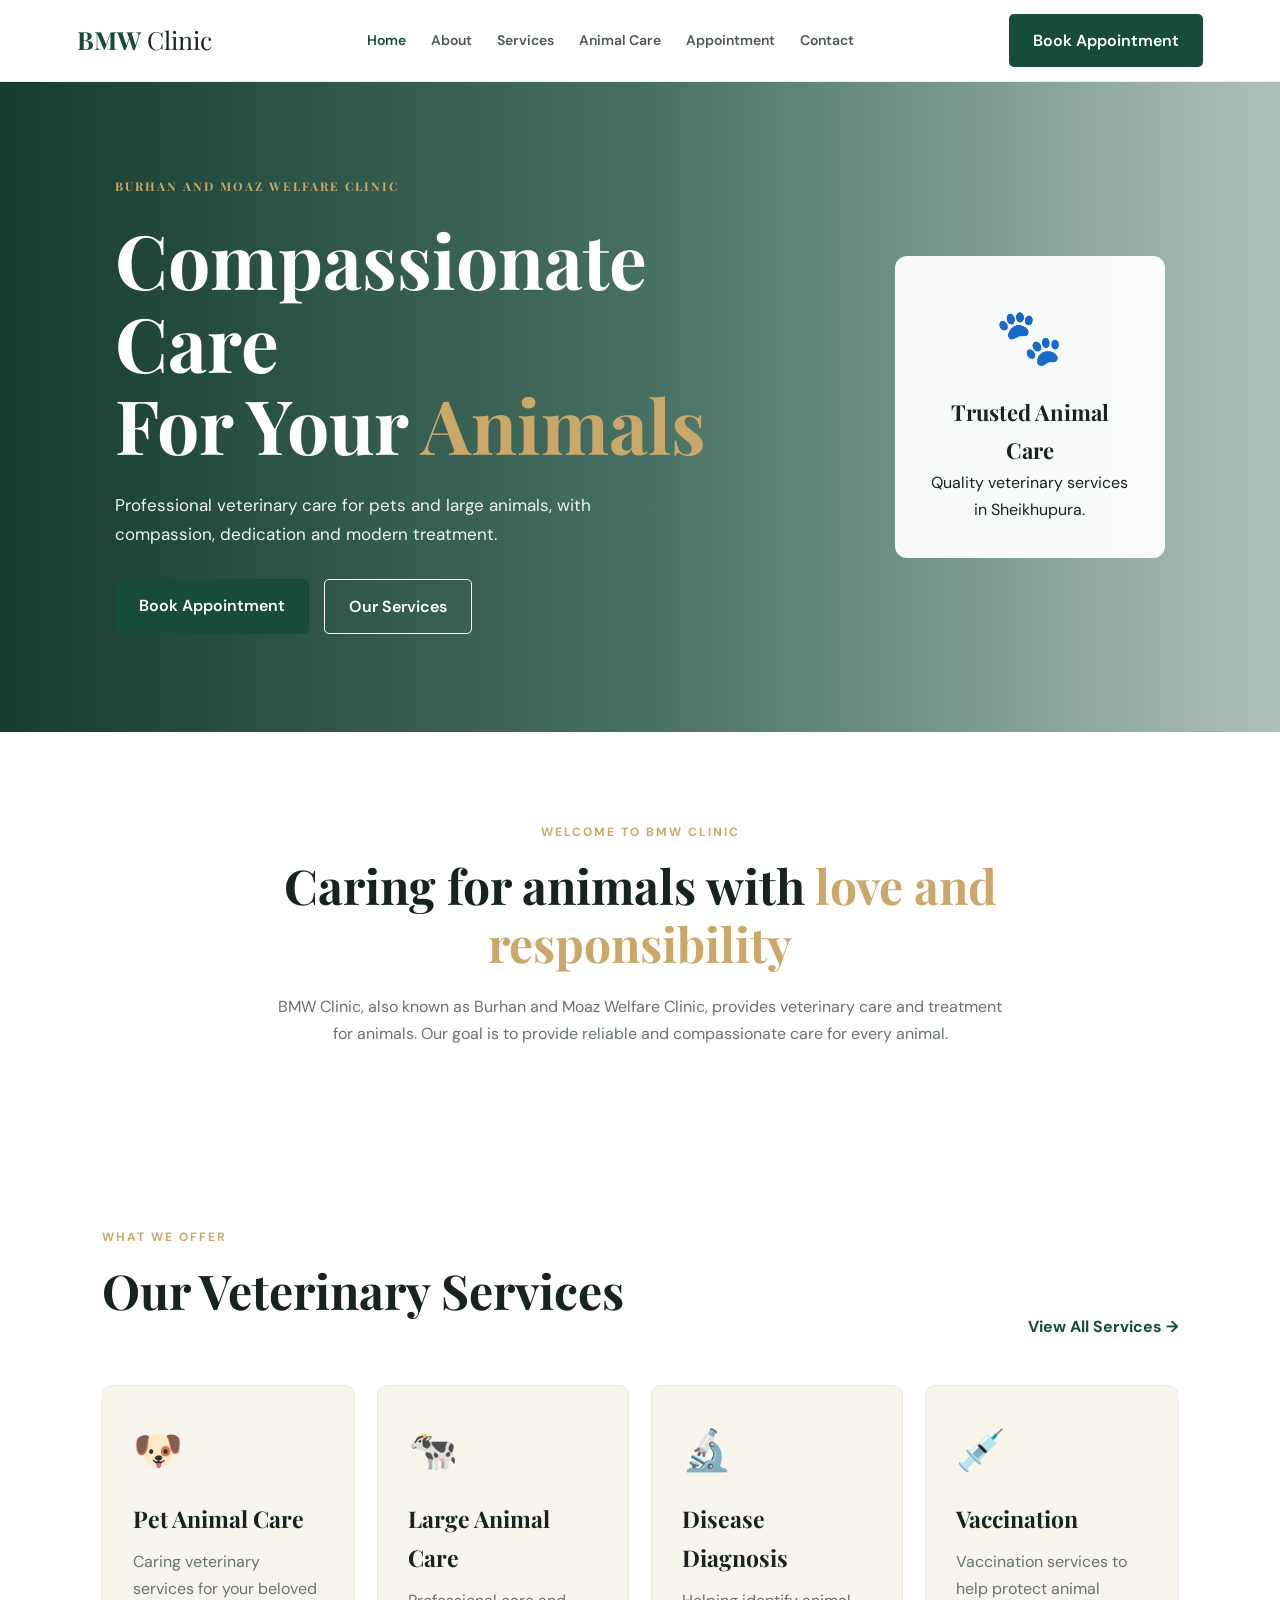
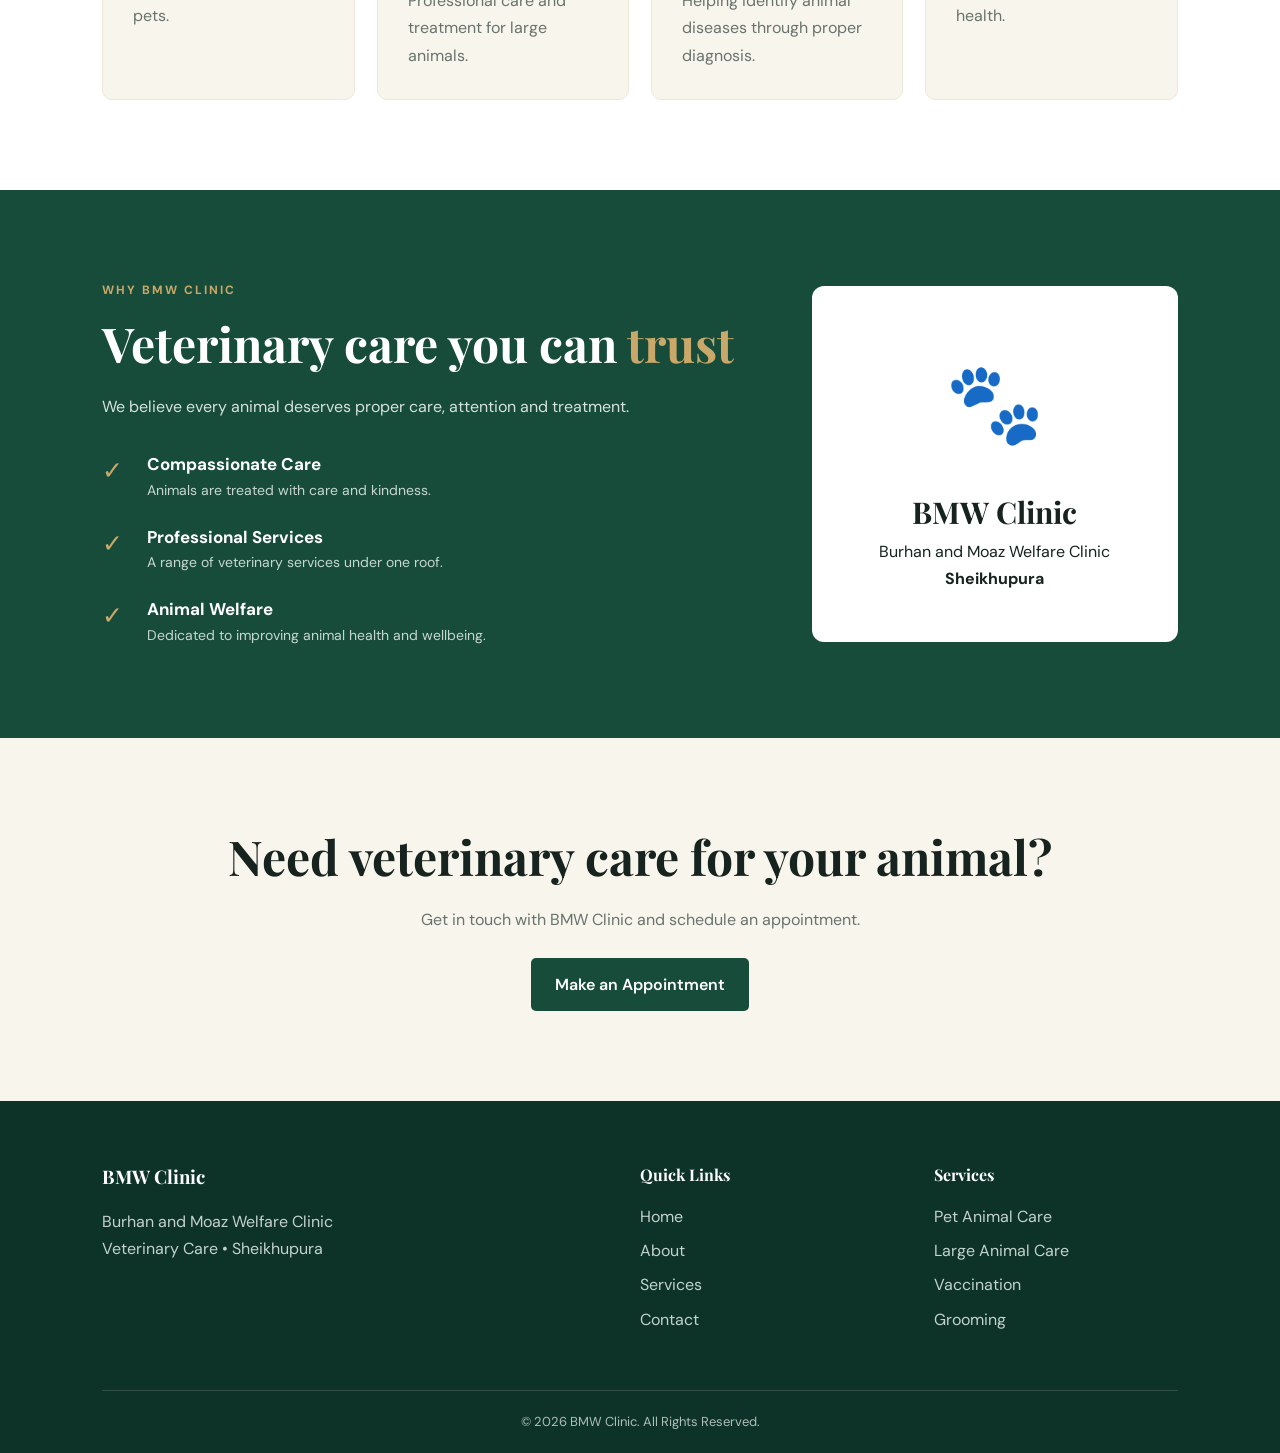
<file: index.html>
<!DOCTYPE html>
<html lang="en">
<head>
    <meta charset="UTF-8">
    <meta name="viewport" content="width=device-width, initial-scale=1.0">

    <title>BMW Clinic | Veterinary Care</title>

    <link rel="stylesheet" href="style.css">

    <link href="https://fonts.googleapis.com/css2?family=DM+Sans:wght@400;500;600;700&family=Playfair+Display:wght@600;700&display=swap" rel="stylesheet">
</head>

<body>

<!-- NAVBAR -->
<header class="navbar">
    <div class="logo">
        <strong>BMW</strong> Clinic
    </div>

    <nav>
        <a href="index.html" class="active">Home</a>
        <a href="about.html">About</a>
        <a href="services.html">Services</a>
        <a href="animal-care.html">Animal Care</a>
        <a href="appointment.html">Appointment</a>
        <a href="contact.html">Contact</a>
    </nav>

    <a href="appointment.html" class="nav-btn">Book Appointment</a>
</header>


<!-- HERO -->
<section class="hero">
    <div class="hero-content">

       <h1> <p class="small-title">BURHAN AND MOAZ WELFARE CLINIC</p></h1>

        <h1>
            Compassionate Care<br>
            For Your <span>Animals</span>
        </h1>

        <p class="hero-text">
            Professional veterinary care for pets and large animals,
            with compassion, dedication and modern treatment.
        </p>

        <div class="hero-buttons">
            <a href="appointment.html" class="btn">Book Appointment</a>
            <a href="services.html" class="btn-outline">Our Services</a>
        </div>

    </div>

    <div class="hero-card">
        <div class="animal-icon">🐾</div>
        <h3>Trusted Animal Care</h3>
        <p>Quality veterinary services in Sheikhupura.</p>
    </div>
</section>


<!-- INTRO -->
<section class="intro section">

    <div class="section-label">WELCOME TO BMW CLINIC</div>

    <h2>
        Caring for animals with
        <span>love and responsibility</span>
    </h2>

    <p class="center-text">
        BMW Clinic, also known as Burhan and Moaz Welfare Clinic,
        provides veterinary care and treatment for animals.
        Our goal is to provide reliable and compassionate care
        for every animal.
    </p>

</section>


<!-- SERVICES -->
<section class="services-preview section">

    <div class="section-heading">
        <div>
            <div class="section-label">WHAT WE OFFER</div>
            <h2>Our Veterinary Services</h2>
        </div>

        <a href="services.html" class="text-link">
            View All Services →
        </a>
    </div>


    <div class="service-grid">

        <div class="service-card">
            <div class="service-icon">🐶</div>
            <h3>Pet Animal Care</h3>
            <p>
                Caring veterinary services for your beloved pets.
            </p>
        </div>

        <div class="service-card">
            <div class="service-icon">🐄</div>
            <h3>Large Animal Care</h3>
            <p>
                Professional care and treatment for large animals.
            </p>
        </div>

        <div class="service-card">
            <div class="service-icon">🔬</div>
            <h3>Disease Diagnosis</h3>
            <p>
                Helping identify animal diseases through proper diagnosis.
            </p>
        </div>

        <div class="service-card">
            <div class="service-icon">💉</div>
            <h3>Vaccination</h3>
            <p>
                Vaccination services to help protect animal health.
            </p>
        </div>

    </div>

</section>


<!-- WHY US -->
<section class="why-us">

    <div class="why-content">

        <div class="section-label">WHY BMW CLINIC</div>

        <h2>
            Veterinary care you can
            <span>trust</span>
        </h2>

        <p>
            We believe every animal deserves proper care,
            attention and treatment.
        </p>

        <div class="features">

            <div>
                <span>✓</span>
                <strong>Compassionate Care</strong>
                <p>Animals are treated with care and kindness.</p>
            </div>

            <div>
                <span>✓</span>
                <strong>Professional Services</strong>
                <p>A range of veterinary services under one roof.</p>
            </div>

            <div>
                <span>✓</span>
                <strong>Animal Welfare</strong>
                <p>Dedicated to improving animal health and wellbeing.</p>
            </div>

        </div>

    </div>

    <div class="why-box">
        <div class="big-paw">🐾</div>
        <h3>BMW Clinic</h3>
        <p>Burhan and Moaz Welfare Clinic</p>
        <strong>Sheikhupura</strong>
    </div>

</section>


<!-- CTA -->
<section class="cta">

    <h2>Need veterinary care for your animal?</h2>

    <p>
        Get in touch with BMW Clinic and schedule an appointment.
    </p>

    <a href="appointment.html" class="btn light-btn">
        Make an Appointment
    </a>

</section>


<!-- FOOTER -->
<footer>

    <div class="footer-content">

        <div>
            <h3>BMW Clinic</h3>
            <p>
                Burhan and Moaz Welfare Clinic
            </p>
            <p>Veterinary Care • Sheikhupura</p>
        </div>

        <div>
            <h4>Quick Links</h4>
            <a href="index.html">Home</a>
            <a href="about.html">About</a>
            <a href="services.html">Services</a>
            <a href="contact.html">Contact</a>
        </div>

        <div>
            <h4>Services</h4>
            <a href="services.html">Pet Animal Care</a>
            <a href="services.html">Large Animal Care</a>
            <a href="services.html">Vaccination</a>
            <a href="services.html">Grooming</a>
        </div>

    </div>

    <div class="copyright">
        © 2026 BMW Clinic. All Rights Reserved.
    </div>

</footer>

<script src="script.js"></script>

</body>
</html>
</file>
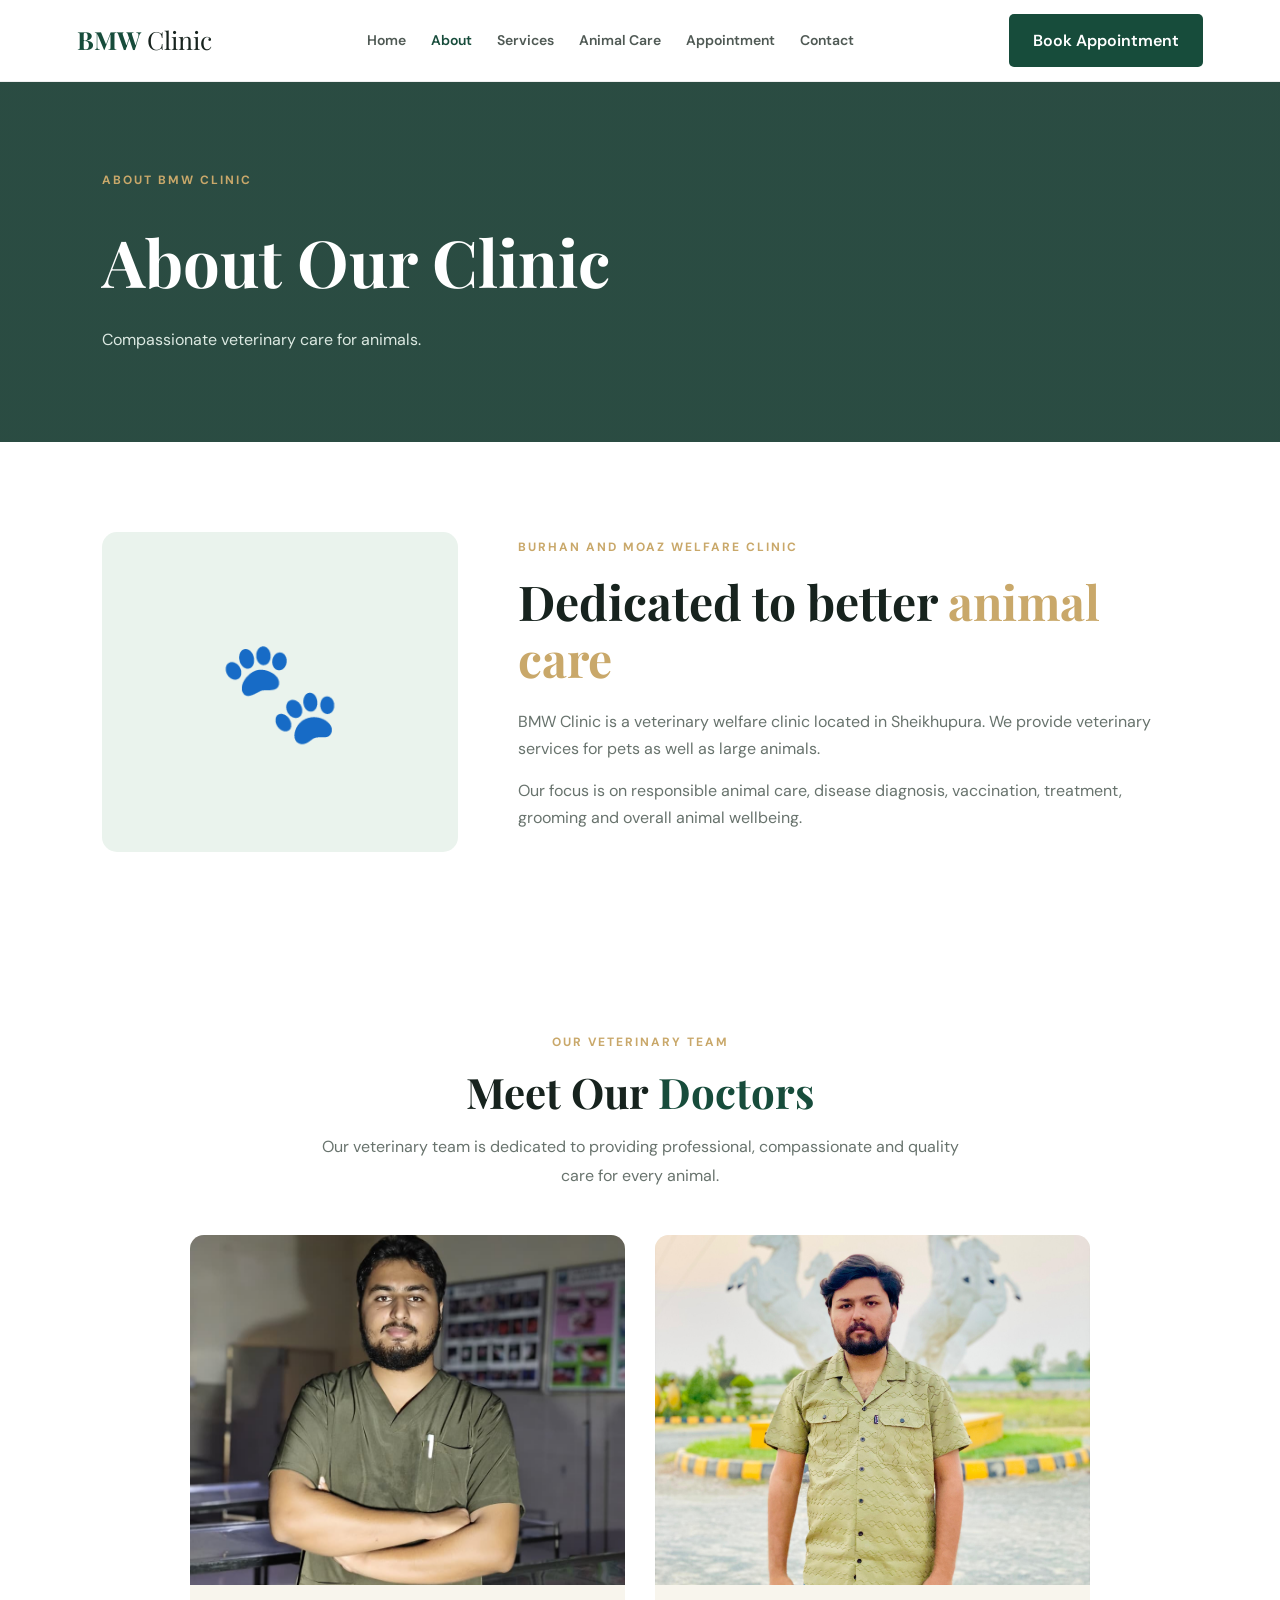
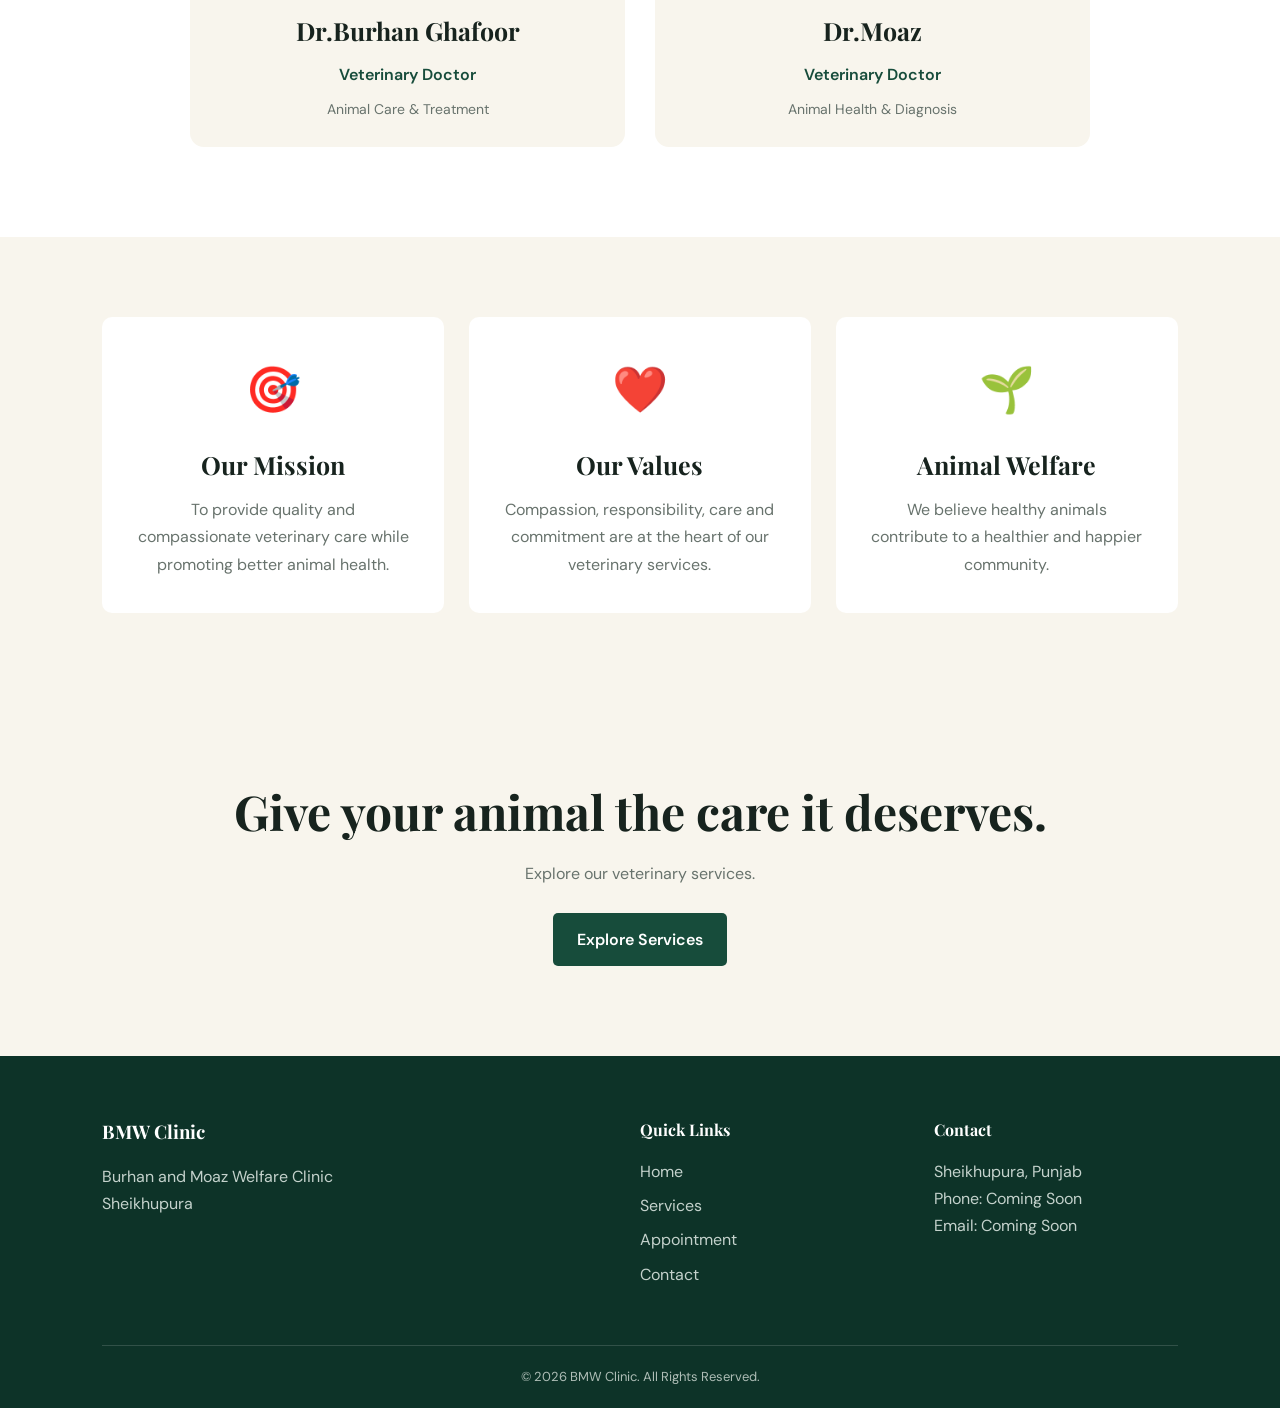
<file: about.html>
<!DOCTYPE html>
<html lang="en">
<head>
    <meta charset="UTF-8">
    <meta name="viewport" content="width=device-width, initial-scale=1.0">

    <title>About Us | BMW Clinic</title>

    <link rel="stylesheet" href="style.css">

    <link href="https://fonts.googleapis.com/css2?family=DM+Sans:wght@400;500;600;700&family=Playfair+Display:wght@600;700&display=swap" rel="stylesheet">
</head>

<body>

<header class="navbar">

    <div class="logo">
        <strong>BMW</strong> Clinic
    </div>

    <nav>
        <a href="index.html">Home</a>
        <a href="about.html" class="active">About</a>
        <a href="services.html">Services</a>
        <a href="animal-care.html">Animal Care</a>
        <a href="appointment.html">Appointment</a>
        <a href="contact.html">Contact</a>
    </nav>

    <a href="appointment.html" class="nav-btn">Book Appointment</a>

</header>


<section class="page-banner">

    <div>
        <div class="section-label">ABOUT BMW CLINIC</div>

        <h1>About Our Clinic</h1>

        <p>
            Compassionate veterinary care for animals.
        </p>
    </div>

</section>


<section class="about-section section">

    <div class="about-box">

        <div class="about-icon">🐾</div>

        <div>

            <div class="section-label">
                BURHAN AND MOAZ WELFARE CLINIC
            </div>

            <h2>
                Dedicated to better
                <span>animal care</span>
            </h2>

            <p>
                BMW Clinic is a veterinary welfare clinic located
                in Sheikhupura. We provide veterinary services
                for pets as well as large animals.
            </p>

            <p>
                Our focus is on responsible animal care,
                disease diagnosis, vaccination, treatment,
                grooming and overall animal wellbeing.
            </p>

        </div>

    </div>

</section>
    </div>

</section>


<!-- DOCTORS -->
<section class="doctors-section">

    <div class="section-label">OUR VETERINARY TEAM</div>

    <h2>Meet Our <span>Doctors</span></h2>

    <p class="doctors-intro">
        Our veterinary team is dedicated to providing
        professional, compassionate and quality care
        for every animal.
    </p>

    <div class="doctors-grid">

        <div class="doctor-card">
            <img src="DR.Burhan.jpeg" alt="Veterinary Doctor">

            <div class="doctor-info">
                <h3>Dr.Burhan Ghafoor</h3>
                <p>Veterinary Doctor</p>
                <span>Animal Care & Treatment</span>
            </div>
        </div>

        <div class="doctor-card">
            <img src="DR.Moaz.jpeg" alt="Veterinary Doctor">

            <div class="doctor-info">
                <h3>Dr.Moaz</h3>
                <p>Veterinary Doctor</p>
                <span>Animal Health & Diagnosis</span>
            </div>
        </div>

    </div>

</section>




<section class="mission-section">

    <div class="mission-card">
        <div class="mission-icon">🎯</div>

        <h3>Our Mission</h3>

        <p>
            To provide quality and compassionate veterinary
            care while promoting better animal health.
        </p>
    </div>


    <div class="mission-card">
        <div class="mission-icon">❤️</div>

        <h3>Our Values</h3>

        <p>
            Compassion, responsibility, care and commitment
            are at the heart of our veterinary services.
        </p>
    </div>


    <div class="mission-card">
        <div class="mission-icon">🌱</div>

        <h3>Animal Welfare</h3>

        <p>
            We believe healthy animals contribute to a
            healthier and happier community.
        </p>
    </div>

</section>


<section class="cta">

    <h2>Give your animal the care it deserves.</h2>

    <p>
        Explore our veterinary services.
    </p>

    <a href="services.html" class="btn light-btn">
        Explore Services
    </a>

</section>


<footer>

    <div class="footer-content">

        <div>
            <h3>BMW Clinic</h3>
            <p>Burhan and Moaz Welfare Clinic</p>
            <p>Sheikhupura</p>
        </div>

        <div>
            <h4>Quick Links</h4>
            <a href="index.html">Home</a>
            <a href="services.html">Services</a>
            <a href="appointment.html">Appointment</a>
            <a href="contact.html">Contact</a>
        </div>

        <div>
            <h4>Contact</h4>
            <p>Sheikhupura, Punjab</p>
            <p>Phone: Coming Soon</p>
            <p>Email: Coming Soon</p>
        </div>

    </div>

    <div class="copyright">
        © 2026 BMW Clinic. All Rights Reserved.
    </div>

</footer>

<script src="script.js"></script>

</body>
</html>
</file>
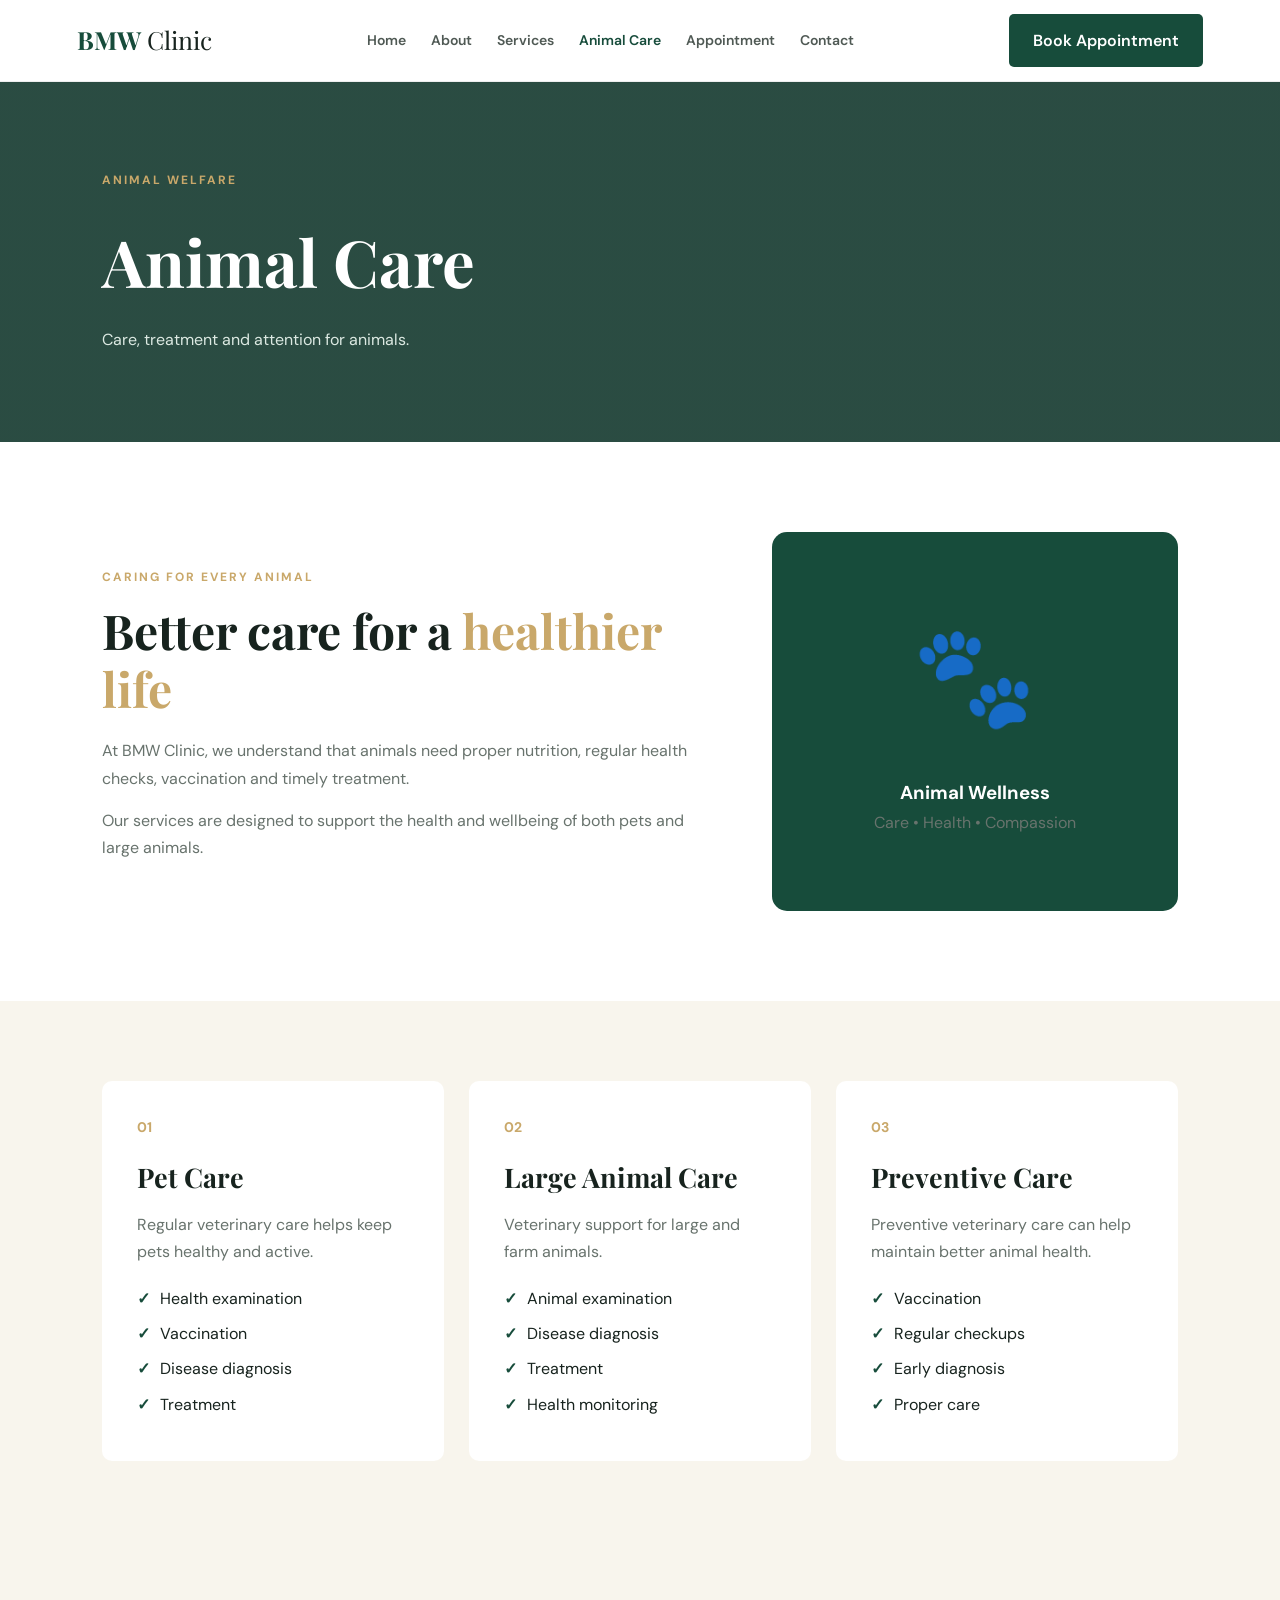
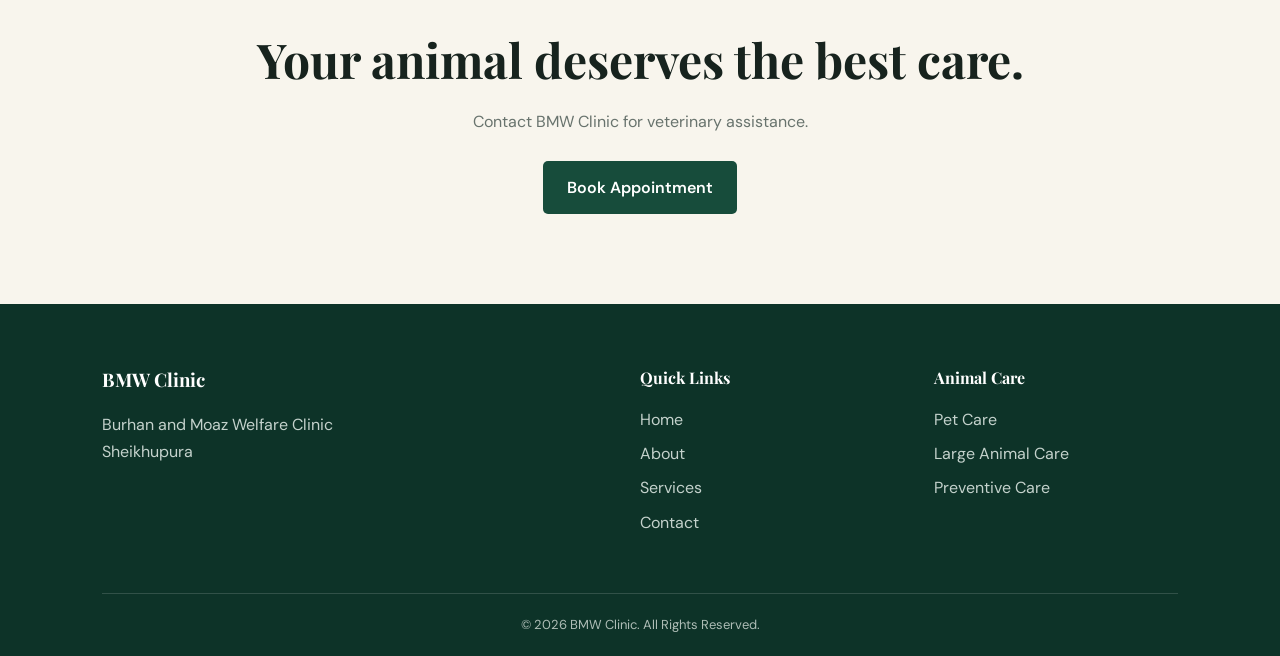
<file: animal-care.html>
<!DOCTYPE html>
<html lang="en">

<head>

    <meta charset="UTF-8">

    <meta name="viewport"
          content="width=device-width, initial-scale=1.0">

    <title>Animal Care | BMW Clinic</title>

    <link rel="stylesheet" href="style.css">

    <link href="https://fonts.googleapis.com/css2?family=DM+Sans:wght@400;500;600;700&family=Playfair+Display:wght@600;700&display=swap" rel="stylesheet">

</head>


<body>


<header class="navbar">

    <div class="logo">
        <strong>BMW</strong> Clinic
    </div>


    <nav>

        <a href="index.html">Home</a>

        <a href="about.html">About</a>

        <a href="services.html">Services</a>

        <a href="animal-care.html" class="active">
            Animal Care
        </a>

        <a href="appointment.html">
            Appointment
        </a>

        <a href="contact.html">
            Contact
        </a>

    </nav>


    <a href="appointment.html"
       class="nav-btn">

        Book Appointment

    </a>

</header>


<section class="page-banner">

    <div>

        <div class="section-label">
            ANIMAL WELFARE
        </div>

        <h1>
            Animal Care
        </h1>

        <p>
            Care, treatment and attention for animals.
        </p>

    </div>

</section>


<section class="section">

    <div class="care-intro">

        <div>

            <div class="section-label">
                CARING FOR EVERY ANIMAL
            </div>

            <h2>
                Better care for a
                <span>healthier life</span>
            </h2>

            <p>
                At BMW Clinic, we understand that animals
                need proper nutrition, regular health checks,
                vaccination and timely treatment.
            </p>

            <p>
                Our services are designed to support the
                health and wellbeing of both pets and
                large animals.
            </p>

        </div>


        <div class="care-image">

            <div class="big-paw">
                🐾
            </div>

            <h3>
                Animal Wellness
            </h3>

            <p>
                Care • Health • Compassion
            </p>

        </div>

    </div>

</section>


<section class="care-section">


    <div class="care-card">

        <div class="care-number">
            01
        </div>

        <h3>
            Pet Care
        </h3>

        <p>
            Regular veterinary care helps keep pets
            healthy and active.
        </p>

        <ul>

            <li>Health examination</li>

            <li>Vaccination</li>

            <li>Disease diagnosis</li>

            <li>Treatment</li>

        </ul>

    </div>


    <div class="care-card">

        <div class="care-number">
            02
        </div>

        <h3>
            Large Animal Care
        </h3>

        <p>
            Veterinary support for large and farm animals.
        </p>

        <ul>

            <li>Animal examination</li>

            <li>Disease diagnosis</li>

            <li>Treatment</li>

            <li>Health monitoring</li>

        </ul>

    </div>


    <div class="care-card">

        <div class="care-number">
            03
        </div>

        <h3>
            Preventive Care
        </h3>

        <p>
            Preventive veterinary care can help maintain
            better animal health.
        </p>

        <ul>

            <li>Vaccination</li>

            <li>Regular checkups</li>

            <li>Early diagnosis</li>

            <li>Proper care</li>

        </ul>

    </div>


</section>


<section class="cta">

    <h2>
        Your animal deserves the best care.
    </h2>

    <p>
        Contact BMW Clinic for veterinary assistance.
    </p>

    <a href="appointment.html"
       class="btn light-btn">

        Book Appointment

    </a>

</section>


<footer>

    <div class="footer-content">

        <div>

            <h3>BMW Clinic</h3>

            <p>
                Burhan and Moaz Welfare Clinic
            </p>

            <p>
                Sheikhupura
            </p>

        </div>


        <div>

            <h4>
                Quick Links
            </h4>

            <a href="index.html">
                Home
            </a>

            <a href="about.html">
                About
            </a>

            <a href="services.html">
                Services
            </a>

            <a href="contact.html">
                Contact
            </a>

        </div>


        <div>

            <h4>
                Animal Care
            </h4>

            <a href="animal-care.html">
                Pet Care
            </a>

            <a href="animal-care.html">
                Large Animal Care
            </a>

            <a href="animal-care.html">
                Preventive Care
            </a>

        </div>

    </div>


    <div class="copyright">

        © 2026 BMW Clinic. All Rights Reserved.

    </div>

</footer>


<script src="script.js"></script>

</body>

</html>
</file>
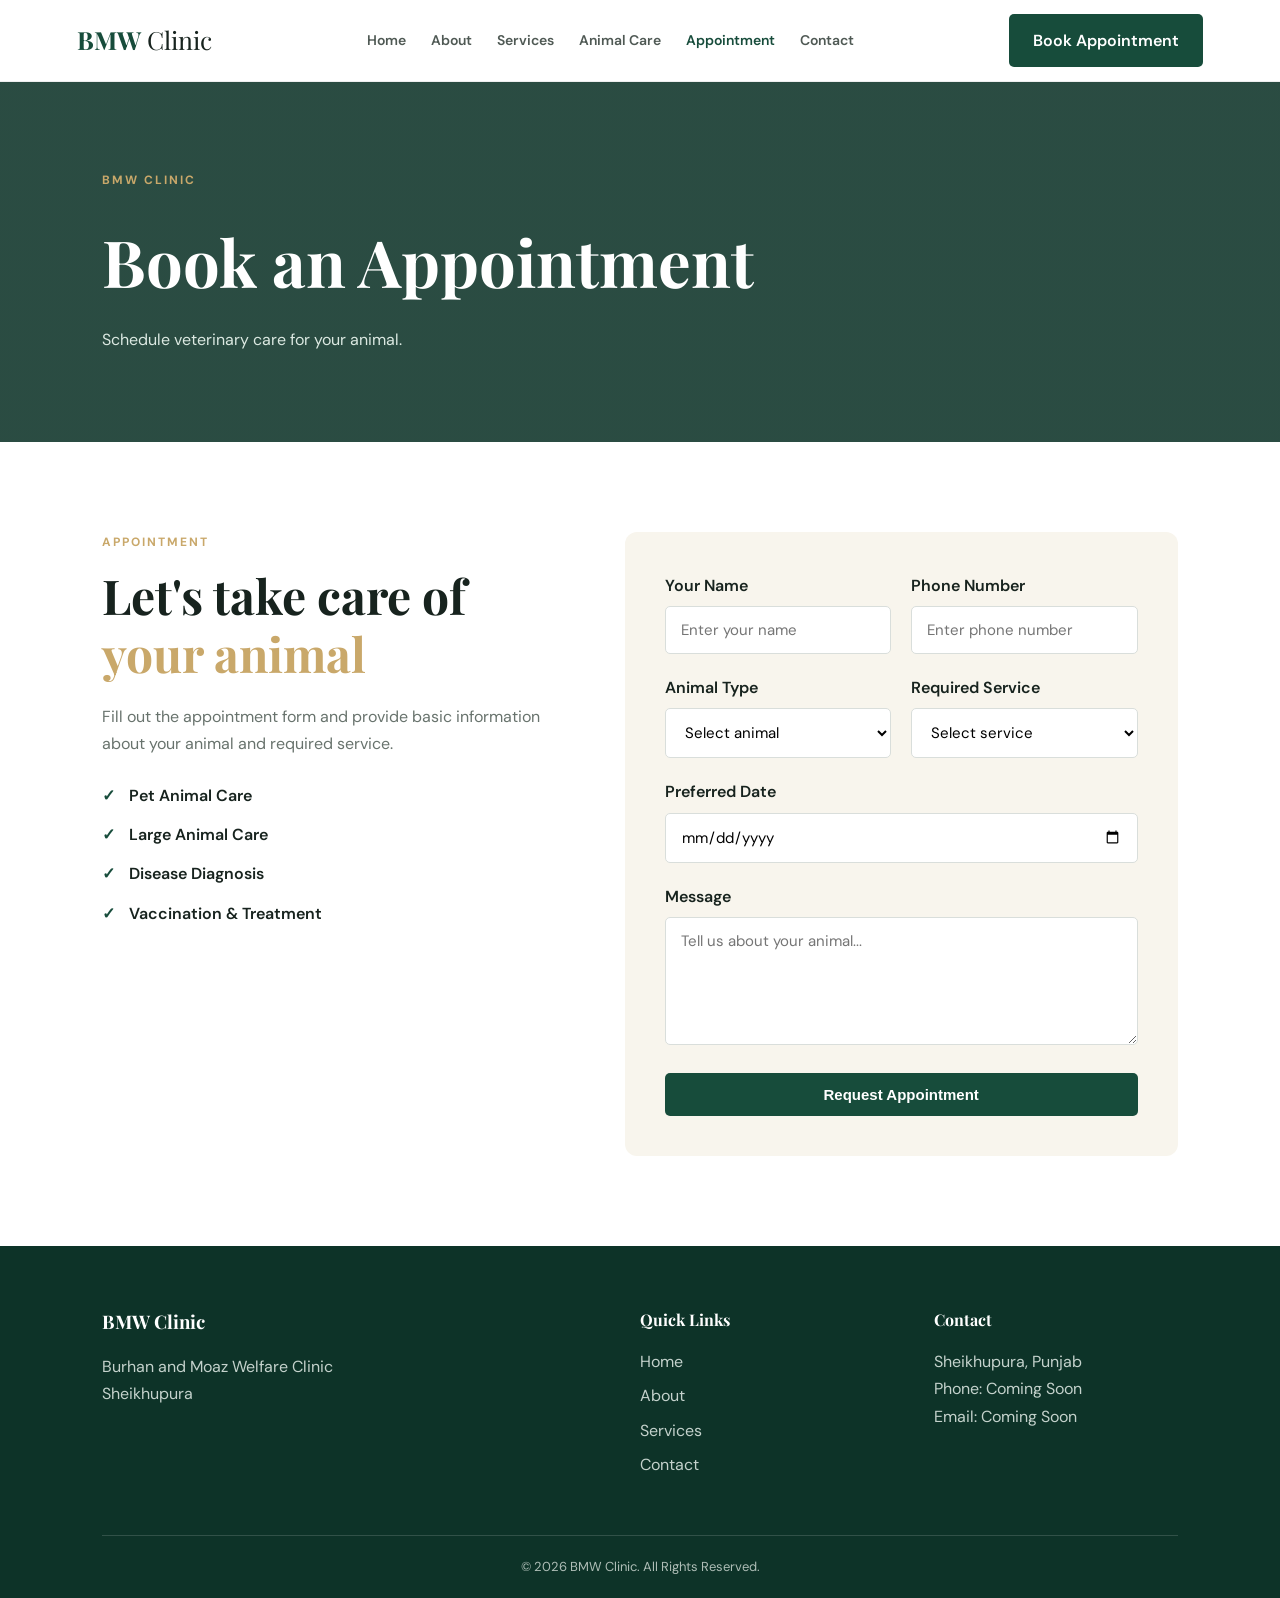
<file: appointment.html>
<!DOCTYPE html>
<html lang="en">

<head>

    <meta charset="UTF-8">

    <meta name="viewport"
          content="width=device-width, initial-scale=1.0">

    <title>Appointment | BMW Clinic</title>

    <link rel="stylesheet"
          href="style.css">

    <link href="https://fonts.googleapis.com/css2?family=DM+Sans:wght@400;500;600;700&family=Playfair+Display:wght@600;700&display=swap" rel="stylesheet">

</head>


<body>


<header class="navbar">

    <div class="logo">
        <strong>BMW</strong> Clinic
    </div>


    <nav>

        <a href="index.html">
            Home
        </a>

        <a href="about.html">
            About
        </a>

        <a href="services.html">
            Services
        </a>

        <a href="animal-care.html">
            Animal Care
        </a>

        <a href="appointment.html"
           class="active">
            Appointment
        </a>

        <a href="contact.html">
            Contact
        </a>

    </nav>


    <a href="appointment.html"
       class="nav-btn">

        Book Appointment

    </a>

</header>


<section class="page-banner">

    <div>

        <div class="section-label">
            BMW CLINIC
        </div>

        <h1>
            Book an Appointment
        </h1>

        <p>
            Schedule veterinary care for your animal.
        </p>

    </div>

</section>


<section class="appointment-section">


    <div class="appointment-info">

        <div class="section-label">
            APPOINTMENT
        </div>

        <h2>
            Let's take care of
            <span>your animal</span>
        </h2>

        <p>
            Fill out the appointment form and provide
            basic information about your animal and
            required service.
        </p>


        <div class="appointment-points">

            <div>
                <span>✓</span>
                Pet Animal Care
            </div>

            <div>
                <span>✓</span>
                Large Animal Care
            </div>

            <div>
                <span>✓</span>
                Disease Diagnosis
            </div>

            <div>
                <span>✓</span>
                Vaccination & Treatment
            </div>

        </div>

    </div>


    <form class="appointment-form"
          id="appointmentForm">


        <div class="form-row">

            <div class="form-group">

                <label>
                    Your Name
                </label>

                <input type="text"
                       id="name"
                       placeholder="Enter your name"
                       required>

            </div>


            <div class="form-group">

                <label>
                    Phone Number
                </label>

                <input type="tel"
                       id="phone"
                       placeholder="Enter phone number"
                       required>

            </div>

        </div>


        <div class="form-row">

            <div class="form-group">

                <label>
                    Animal Type
                </label>

                <select id="animal">

                    <option value="">
                        Select animal
                    </option>

                    <option>
                        Dog
                    </option>

                    <option>
                        Cat
                    </option>

                    <option>
                        Cow
                    </option>

                    <option>
                        Buffalo
                    </option>

                    <option>
                        Goat
                    </option>

                    <option>
                        Other
                    </option>

                </select>

            </div>


            <div class="form-group">

                <label>
                    Required Service
                </label>

                <select id="service">

                    <option value="">
                        Select service
                    </option>

                    <option>
                        Pet Animal Care
                    </option>

                    <option>
                        Large Animal Care
                    </option>

                    <option>
                        Animal Ultrasound
                    </option>

                    <option>
                        Disease Diagnosis
                    </option>

                    <option>
                        Vaccination
                    </option>

                    <option>
                        Grooming
                    </option>

                    <option>
                        Animal Treatment
                    </option>

                </select>

            </div>

        </div>


        <div class="form-group">

            <label>
                Preferred Date
            </label>

            <input type="date"
                   id="date">

        </div>


        <div class="form-group">

            <label>
                Message
            </label>

            <textarea id="message"
                      rows="5"
                      placeholder="Tell us about your animal..."></textarea>

        </div>


        <button type="submit"
                class="btn form-btn">

            Request Appointment

        </button>


    </form>

</section>


<footer>

    <div class="footer-content">

        <div>

            <h3>
                BMW Clinic
            </h3>

            <p>
                Burhan and Moaz Welfare Clinic
            </p>

            <p>
                Sheikhupura
            </p>

        </div>


        <div>

            <h4>
                Quick Links
            </h4>

            <a href="index.html">
                Home
            </a>

            <a href="about.html">
                About
            </a>

            <a href="services.html">
                Services
            </a>

            <a href="contact.html">
                Contact
            </a>

        </div>


        <div>

            <h4>
                Contact
            </h4>

            <p>
                Sheikhupura, Punjab
            </p>

            <p>
                Phone: Coming Soon
            </p>

            <p>
                Email: Coming Soon
            </p>

        </div>

    </div>


    <div class="copyright">

        © 2026 BMW Clinic. All Rights Reserved.

    </div>

</footer>


<script src="script.js"></script>

</body>

</html>
</file>
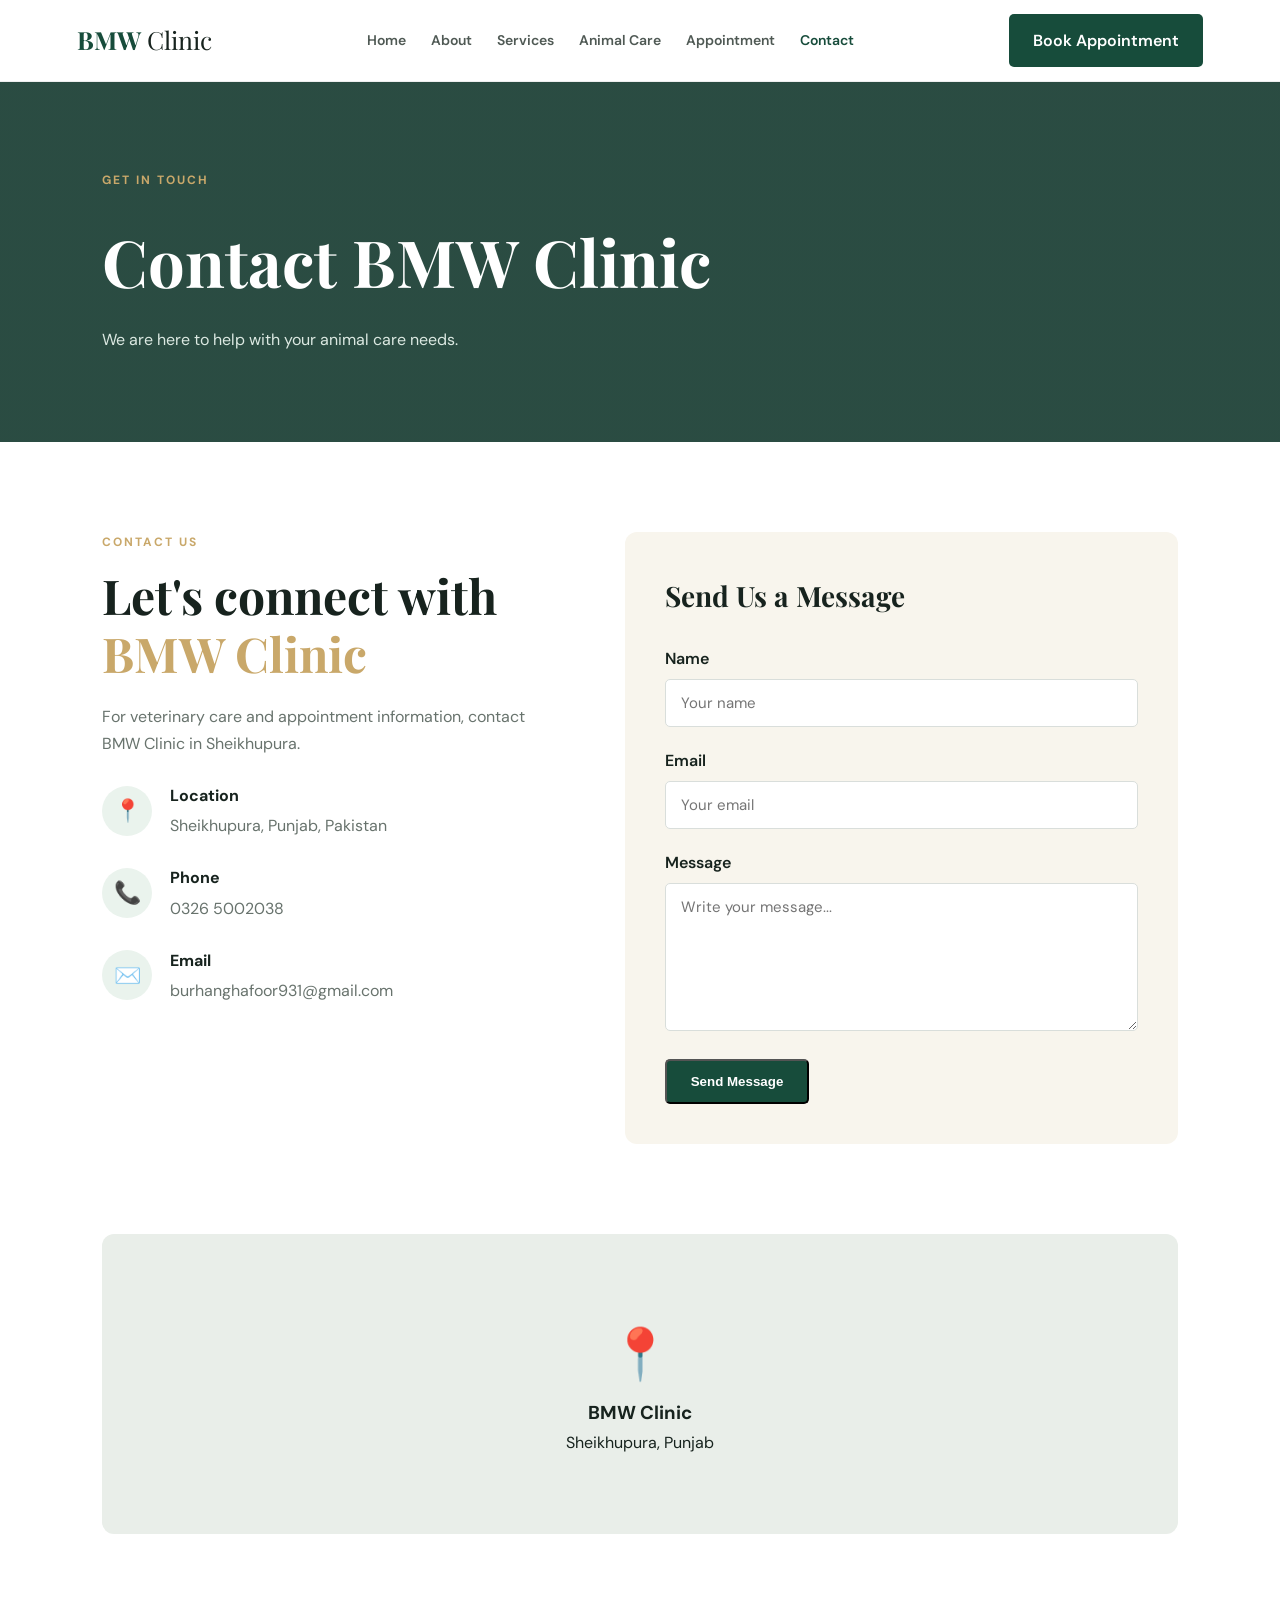
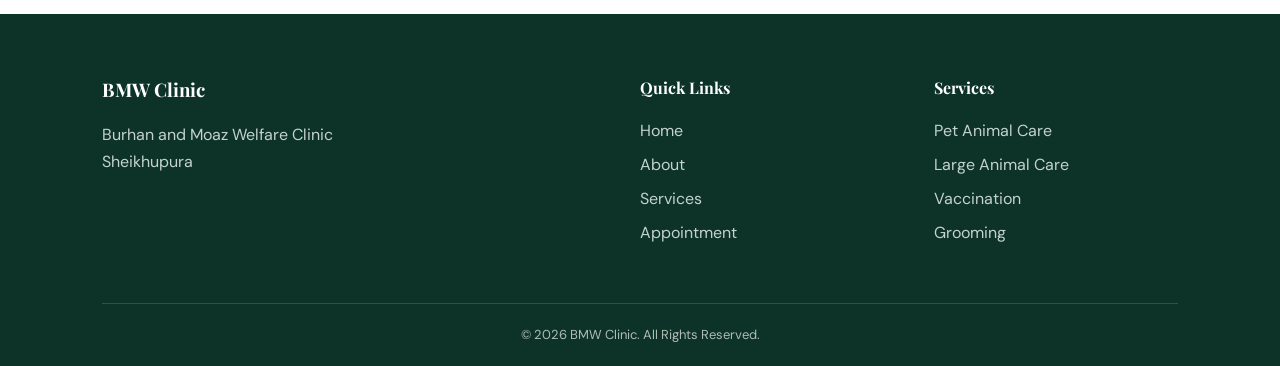
<file: contact.html>
<!DOCTYPE html>
<html lang="en">

<head>

    <meta charset="UTF-8">

    <meta name="viewport"
          content="width=device-width, initial-scale=1.0">

    <title>Contact | BMW Clinic</title>

    <link rel="stylesheet"
          href="style.css">

    <link href="https://fonts.googleapis.com/css2?family=DM+Sans:wght@400;500;600;700&family=Playfair+Display:wght@600;700&display=swap" rel="stylesheet">

</head>


<body>


<header class="navbar">

    <div class="logo">
        <strong>BMW</strong> Clinic
    </div>


    <nav>

        <a href="index.html">
            Home
        </a>

        <a href="about.html">
            About
        </a>

        <a href="services.html">
            Services
        </a>

        <a href="animal-care.html">
            Animal Care
        </a>

        <a href="appointment.html">
            Appointment
        </a>

        <a href="contact.html"
           class="active">
            Contact
        </a>

    </nav>


    <a href="appointment.html"
       class="nav-btn">

        Book Appointment

    </a>

</header>


<section class="page-banner">

    <div>

        <div class="section-label">
            GET IN TOUCH
        </div>

        <h1>
            Contact BMW Clinic
        </h1>

        <p>
            We are here to help with your animal care needs.
        </p>

    </div>

</section>


<section class="contact-section">


    <div class="contact-info">

        <div class="section-label">
            CONTACT US
        </div>

        <h2>
            Let's connect with
            <span>BMW Clinic</span>
        </h2>

        <p>
            For veterinary care and appointment information,
            contact BMW Clinic in Sheikhupura.
        </p>


        <div class="contact-item">

            <div class="contact-icon">
                📍
            </div>

            <div>

                <h4>
                    Location
                </h4>

                <p>
                    Sheikhupura, Punjab, Pakistan
                </p>

            </div>

        </div>


        <div class="contact-item">

            <div class="contact-icon">
                📞
            </div>

            <div>

                <h4>
                    Phone
                </h4>

                <p>
                    0326 5002038
                </p>

            </div>

        </div>


        <div class="contact-item">

            <div class="contact-icon">
                ✉️
            </div>

            <div>

                <h4>
                    Email
                </h4>

                <p>
                    burhanghafoor931@gmail.com
                </p>

            </div>

        </div>

    </div>


    <div class="contact-form-box">

        <h3>
            Send Us a Message
        </h3>


        <form id="contactForm">


            <div class="form-group">

                <label>
                    Name
                </label>

                <input type="text"
                       placeholder="Your name"
                       required>

            </div>


            <div class="form-group">

                <label>
                    Email
                </label>

                <input type="email"
                       placeholder="Your email"
                       required>

            </div>


            <div class="form-group">

                <label>
                    Message
                </label>

                <textarea rows="6"
                          placeholder="Write your message..."
                          required></textarea>

            </div>


            <button type="submit"
                    class="btn">

                Send Message

            </button>

        </form>

    </div>

</section>


<section class="map-section">

    <div class="map-placeholder">

        <div class="map-icon">
            📍
        </div>

        <h3>
            BMW Clinic
        </h3>

        <p>
            Sheikhupura, Punjab
        </p>

        

    </div>

</section>


<footer>

    <div class="footer-content">

        <div>

            <h3>
                BMW Clinic
            </h3>

            <p>
                Burhan and Moaz Welfare Clinic
            </p>

            <p>
                Sheikhupura
            </p>

        </div>


        <div>

            <h4>
                Quick Links
            </h4>

            <a href="index.html">
                Home
            </a>

            <a href="about.html">
                About
            </a>

            <a href="services.html">
                Services
            </a>

            <a href="appointment.html">
                Appointment
            </a>

        </div>


        <div>

            <h4>
                Services
            </h4>

            <a href="services.html">
                Pet Animal Care
            </a>

            <a href="services.html">
                Large Animal Care
            </a>

            <a href="services.html">
                Vaccination
            </a>

            <a href="services.html">
                Grooming
            </a>

        </div>

    </div>


    <div class="copyright">

        © 2026 BMW Clinic. All Rights Reserved.

    </div>

</footer>


<script src="script.js"></script>

</body>

</html>
</file>
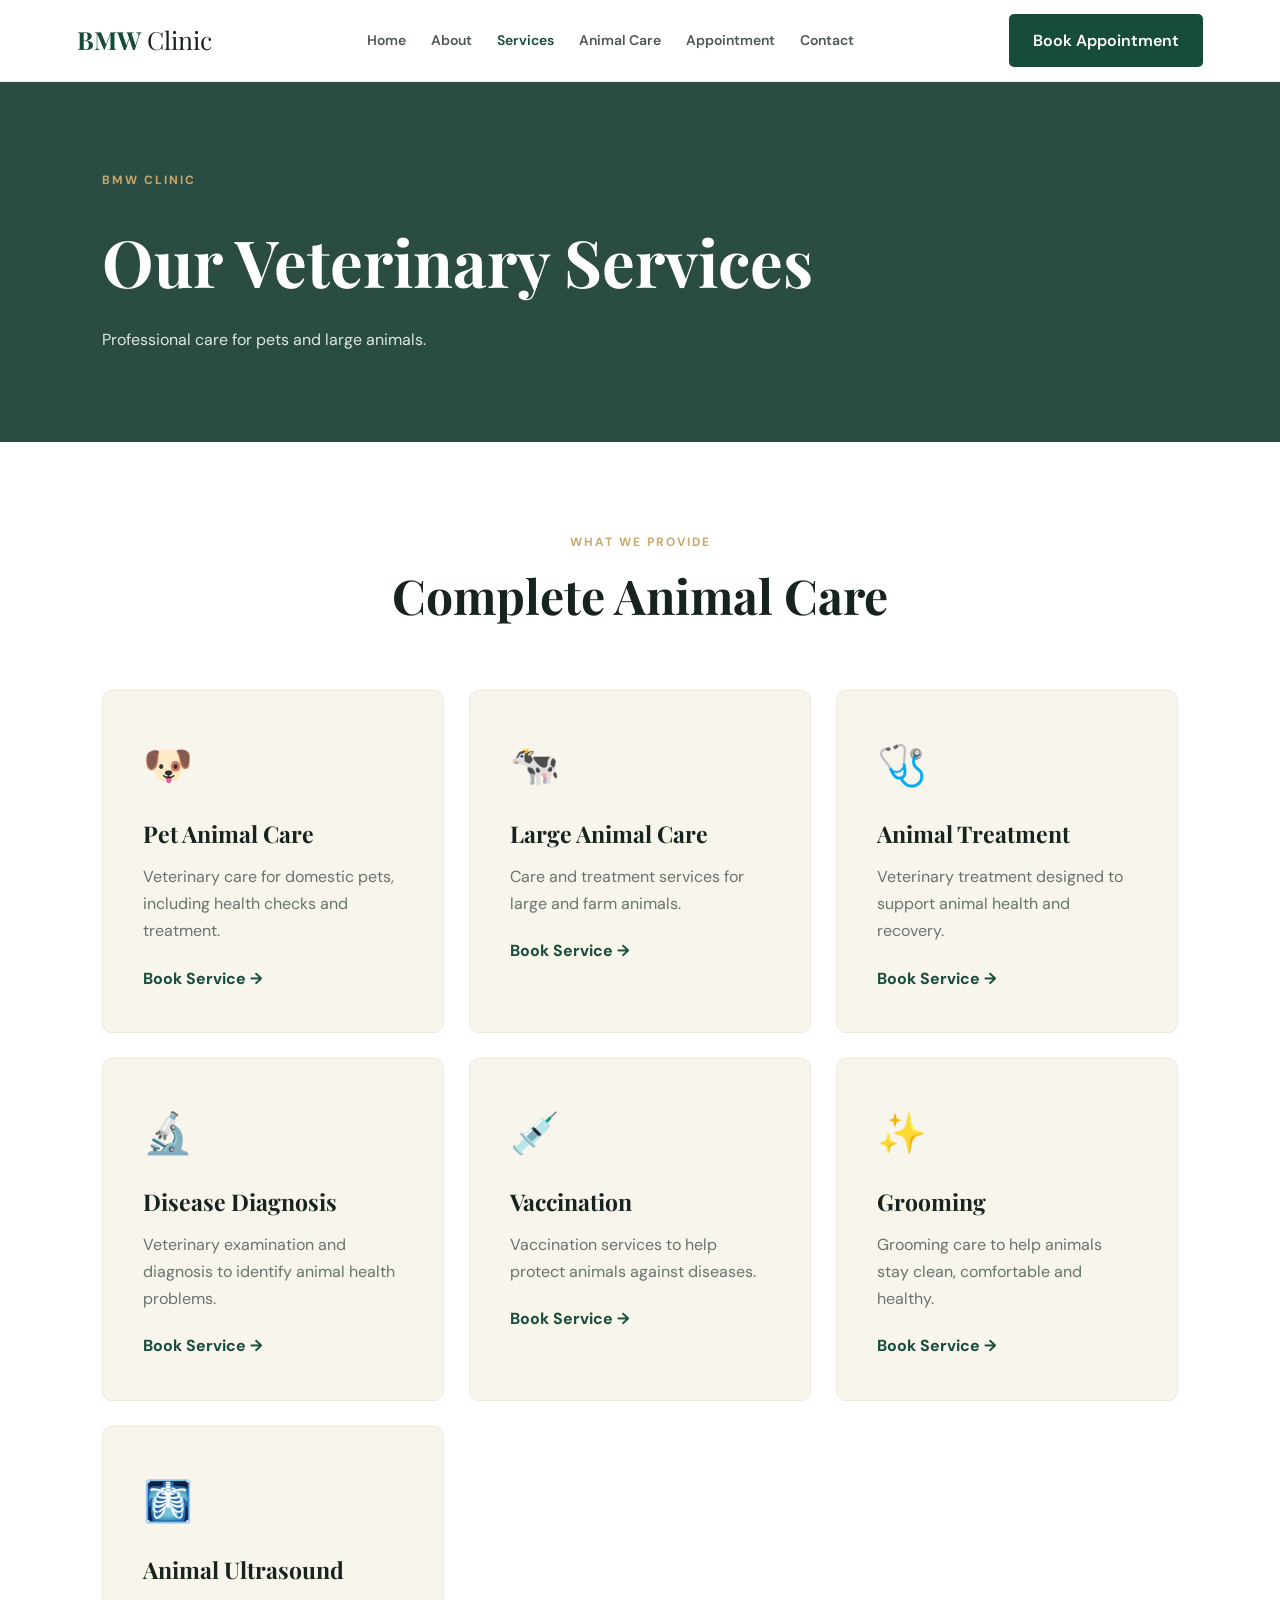
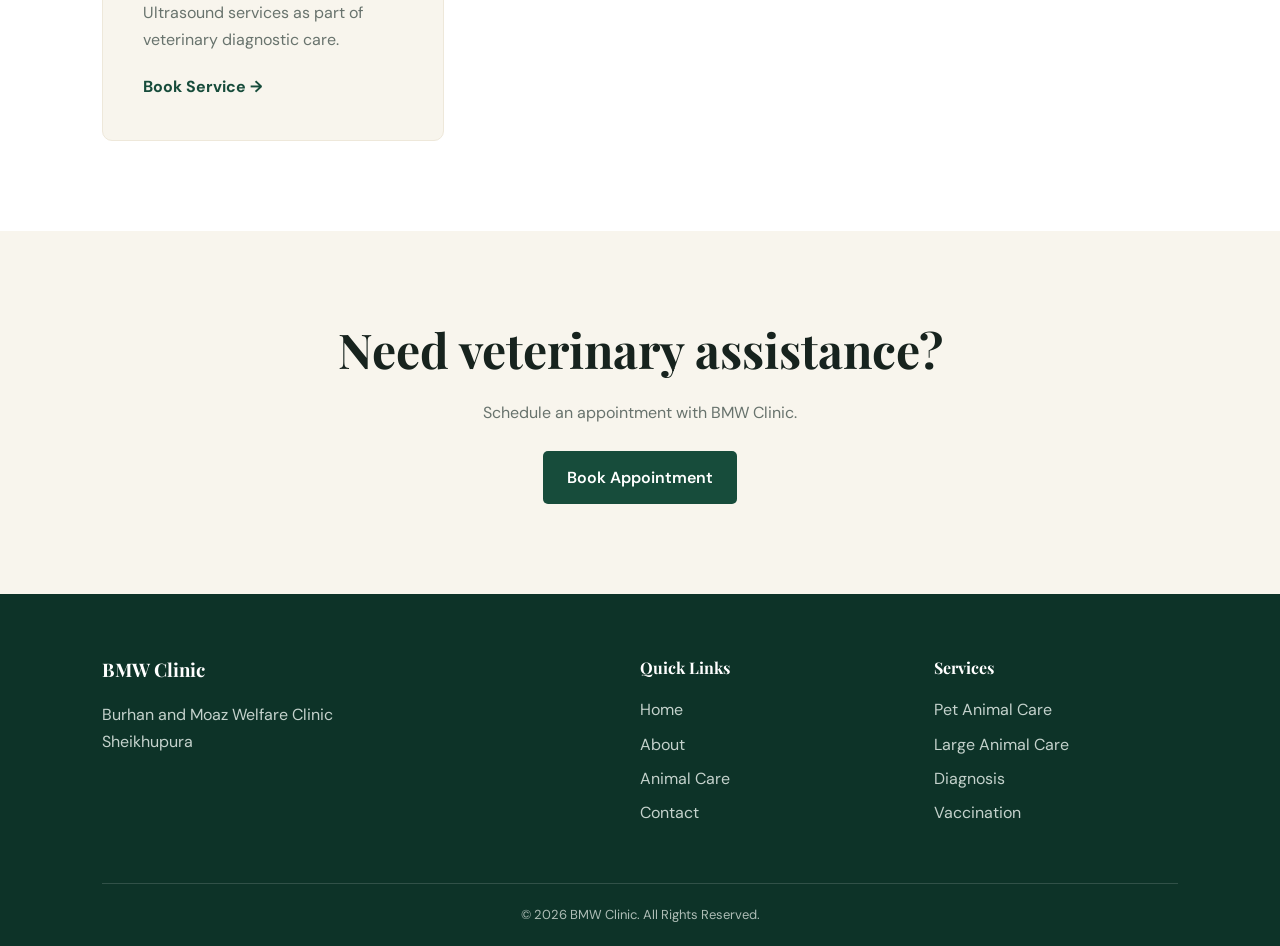
<file: services.html>
<!DOCTYPE html>
<html lang="en">
<head>

    <meta charset="UTF-8">

    <meta name="viewport"
          content="width=device-width, initial-scale=1.0">

    <title>Services | BMW Clinic</title>

    <link rel="stylesheet" href="style.css">

    <link href="https://fonts.googleapis.com/css2?family=DM+Sans:wght@400;500;600;700&family=Playfair+Display:wght@600;700&display=swap" rel="stylesheet">

</head>

<body>


<header class="navbar">

    <div class="logo">
        <strong>BMW</strong> Clinic
    </div>

    <nav>

        <a href="index.html">Home</a>

        <a href="about.html">About</a>

        <a href="services.html" class="active">Services</a>

        <a href="animal-care.html">Animal Care</a>

        <a href="appointment.html">Appointment</a>

        <a href="contact.html">Contact</a>

    </nav>

    <a href="appointment.html" class="nav-btn">
        Book Appointment
    </a>

</header>


<section class="page-banner">

    <div>

        <div class="section-label">
            BMW CLINIC
        </div>

        <h1>Our Veterinary Services</h1>

        <p>
            Professional care for pets and large animals.
        </p>

    </div>

</section>


<section class="section">

    <div class="section-heading center-heading">

        <div>

            <div class="section-label">
                WHAT WE PROVIDE
            </div>

            <h2>
                Complete Animal Care
            </h2>

        </div>

    </div>


    <div class="full-service-grid">


        <div class="service-card large-card">

            <div class="service-icon">
                🐶
            </div>

            <h3>Pet Animal Care</h3>

            <p>
                Veterinary care for domestic pets,
                including health checks and treatment.
            </p>

            <a href="appointment.html">
                Book Service →
            </a>

        </div>


        <div class="service-card large-card">

            <div class="service-icon">
                🐄
            </div>

            <h3>Large Animal Care</h3>

            <p>
                Care and treatment services for
                large and farm animals.
            </p>

            <a href="appointment.html">
                Book Service →
            </a>

        </div>


        <div class="service-card large-card">

            <div class="service-icon">
                🩺
            </div>

            <h3>Animal Treatment</h3>

            <p>
                Veterinary treatment designed to
                support animal health and recovery.
            </p>

            <a href="appointment.html">
                Book Service →
            </a>

        </div>


        <div class="service-card large-card">

            <div class="service-icon">
                🔬
            </div>

            <h3>Disease Diagnosis</h3>

            <p>
                Veterinary examination and diagnosis
                to identify animal health problems.
            </p>

            <a href="appointment.html">
                Book Service →
            </a>

        </div>


        <div class="service-card large-card">

            <div class="service-icon">
                💉
            </div>

            <h3>Vaccination</h3>

            <p>
                Vaccination services to help protect
                animals against diseases.
            </p>

            <a href="appointment.html">
                Book Service →
            </a>

        </div>


        <div class="service-card large-card">

            <div class="service-icon">
                ✨
            </div>

            <h3>Grooming</h3>

            <p>
                Grooming care to help animals stay
                clean, comfortable and healthy.
            </p>

            <a href="appointment.html">
                Book Service →
            </a>

        </div>


        <div class="service-card large-card">

            <div class="service-icon">
                🩻
            </div>

            <h3>Animal Ultrasound</h3>

            <p>
                Ultrasound services as part of
                veterinary diagnostic care.
            </p>

            <a href="appointment.html">
                Book Service →
            </a>

        </div>


    </div>

</section>


<section class="cta">

    <h2>
        Need veterinary assistance?
    </h2>

    <p>
        Schedule an appointment with BMW Clinic.
    </p>

    <a href="appointment.html"
       class="btn light-btn">
        Book Appointment
    </a>

</section>


<footer>

    <div class="footer-content">

        <div>

            <h3>BMW Clinic</h3>

            <p>
                Burhan and Moaz Welfare Clinic
            </p>

            <p>
                Sheikhupura
            </p>

        </div>


        <div>

            <h4>Quick Links</h4>

            <a href="index.html">Home</a>

            <a href="about.html">About</a>

            <a href="animal-care.html">Animal Care</a>

            <a href="contact.html">Contact</a>

        </div>


        <div>

            <h4>Services</h4>

            <a href="services.html">Pet Animal Care</a>

            <a href="services.html">Large Animal Care</a>

            <a href="services.html">Diagnosis</a>

            <a href="services.html">Vaccination</a>

        </div>

    </div>


    <div class="copyright">

        © 2026 BMW Clinic. All Rights Reserved.

    </div>

</footer>


<script src="script.js"></script>

</body>
</html>
</file>
<file: style.css>
* {
    margin: 0;
    padding: 0;
    box-sizing: border-box;
}

:root {
    --green: #174c3b;
    --dark-green: #0d3328;
    --light-green: #eaf3ed;
    --cream: #f8f5ed;
    --gold: #c9a86a;
    --dark: #17231e;
    --gray: #68736d;
    --white: #ffffff;
}

body {
    font-family: "DM Sans", sans-serif;
    color: var(--dark);
    background: var(--white);
    line-height: 1.7;
}

a {
    text-decoration: none;
    color: inherit;
}

.navbar {
    height: 82px;
    padding: 0 6%;
    display: flex;
    align-items: center;
    justify-content: space-between;
    background: white;
    border-bottom: 1px solid #eeeeee;
    position: sticky;
    top: 0;
    z-index: 1000;
}

.logo {
    font-family: "Playfair Display", serif;
    font-size: 25px;
    color: var(--dark);
}

.logo strong {
    color: var(--green);
}

.logo span {
    color: var(--gold);
}

.navbar nav {
    display: flex;
    gap: 25px;
}

.navbar nav a {
    font-size: 14px;
    font-weight: 600;
    color: #4f5954;
    transition: 0.3s;
}

.navbar nav a:hover,
.navbar nav a.active {
    color: var(--green);
}

.nav-btn,
.btn {
    background: var(--green);
    color: white;
    padding: 13px 24px;
    border-radius: 5px;
    font-weight: 600;
    display: inline-block;
    transition: 0.3s;
}

.nav-btn:hover,
.btn:hover {
    background: var(--dark-green);
    transform: translateY(-2px);
}

.hero {
    min-height: 650px;
    background:
        linear-gradient(
            90deg,
            rgba(13,51,40,0.96),
            rgba(23,76,59,0.80),
            rgba(23,76,59,0.35)
        ),
        url("https://images.unsplash.com/photo-1450778869180-41d0601e046e?auto=format&fit=crop&w=1600&q=80");

    background-size: cover;
    background-position: center;

    display: flex;
    align-items: center;
    justify-content: space-between;

    padding: 80px 9%;
    color: white;
}

.hero-content {
    max-width: 650px;
}

.small-title,
.section-label {
    font-size: 12px;
    letter-spacing: 2px;
    font-weight: 700;
    color: var(--gold);
    margin-bottom: 15px;
}

.hero h1 {
    font-family: "Playfair Display", serif;
    font-size: clamp(45px, 6vw, 75px);
    line-height: 1.1;
    margin-bottom: 25px;
}

.hero h1 span,
h2 span {
    color: var(--gold);
}

.hero-text {
    max-width: 560px;
    font-size: 17px;
    margin-bottom: 30px;
    color: #eef5f0;
}

.hero-buttons {
    display: flex;
    gap: 15px;
}

.btn-outline {
    border: 1px solid white;
    color: white;
    padding: 13px 24px;
    border-radius: 5px;
    font-weight: 600;
}

.hero-card {
    background: rgba(255,255,255,0.95);
    color: var(--dark);
    padding: 35px;
    border-radius: 12px;
    width: 270px;
    text-align: center;
}

.animal-icon {
    font-size: 55px;
    margin-bottom: 10px;
}

.hero-card h3 {
    font-family: "Playfair Display", serif;
    font-size: 22px;
}

.section {
    padding: 90px 8%;
}

.intro {
    text-align: center;
    max-width: 950px;
    margin: auto;
}

h2 {
    font-family: "Playfair Display", serif;
    font-size: clamp(32px, 4vw, 48px);
    line-height: 1.2;
    margin-bottom: 20px;
}

.center-text {
    color: var(--gray);
    max-width: 750px;
    margin: auto;
}

.section-heading {
    display: flex;
    justify-content: space-between;
    align-items: end;
    margin-bottom: 45px;
}

.text-link {
    color: var(--green);
    font-weight: 700;
}

.service-grid {
    display: grid;
    grid-template-columns: repeat(4, 1fr);
    gap: 22px;
}

.service-card {
    background: var(--cream);
    padding: 30px;
    border-radius: 10px;
    transition: 0.3s;
    border: 1px solid #eee8da;
}

.service-card:hover {
    transform: translateY(-7px);
    box-shadow: 0 15px 35px rgba(0,0,0,0.08);
}

.service-icon {
    font-size: 40px;
    margin-bottom: 15px;
}

.service-card h3 {
    font-family: "Playfair Display", serif;
    font-size: 23px;
    margin-bottom: 10px;
}

.service-card p {
    color: var(--gray);
}

.why-us {
    background: var(--green);
    color: white;
    padding: 90px 8%;
    display: grid;
    grid-template-columns: 1.4fr 0.8fr;
    gap: 70px;
    align-items: center;
}

.why-us h2 {
    color: white;
}

.why-content > p {
    color: #d6e2dc;
    margin-bottom: 30px;
}

.features {
    display: grid;
    gap: 20px;
}

.features div {
    padding-left: 45px;
    position: relative;
}

.features span {
    position: absolute;
    left: 0;
    top: 0;
    color: var(--gold);
    font-size: 25px;
}

.features strong {
    display: block;
    font-size: 17px;
}

.features p {
    color: #c7d7d0;
    font-size: 14px;
}

.why-box {
    background: white;
    color: var(--dark);
    padding: 50px;
    border-radius: 12px;
    text-align: center;
}

.big-paw {
    font-size: 80px;
    margin-bottom: 15px;
}

.why-box h3 {
    font-family: "Playfair Display", serif;
    font-size: 30px;
}

.cta {
    background: var(--cream);
    text-align: center;
    padding: 90px 20px;
}

.cta p {
    color: var(--gray);
    margin-bottom: 25px;
}

.light-btn {
    background: var(--green);
}

footer {
    background: var(--dark-green);
    color: white;
    padding: 60px 8% 20px;
}

.footer-content {
    display: grid;
    grid-template-columns: 2fr 1fr 1fr;
    gap: 50px;
    margin-bottom: 50px;
}

.footer-content h3,
.footer-content h4 {
    font-family: "Playfair Display", serif;
    margin-bottom: 15px;
}

.footer-content p {
    color: #c4d2cc;
}

.footer-content a {
    display: block;
    color: #c4d2cc;
    margin: 7px 0;
}

.footer-content a:hover {
    color: var(--gold);
}

.copyright {
    border-top: 1px solid rgba(255,255,255,0.15);
    padding-top: 20px;
    text-align: center;
    color: #aebdb6;
    font-size: 13px;
}

.page-banner {
    min-height: 360px;
    background:
        linear-gradient(
            rgba(13,51,40,0.88),
            rgba(13,51,40,0.88)
        ),
        url("https://images.unsplash.com/photo-1548199973-03cce0bbc87b?auto=format&fit=crop&w=1600&q=80");

    background-size: cover;
    background-position: center;

    display: flex;
    align-items: center;
    padding: 70px 8%;
    color: white;
}

.page-banner h1 {
    font-family: "Playfair Display", serif;
    font-size: clamp(42px, 6vw, 65px);
    margin-bottom: 10px;
}

.page-banner p {
    color: #dce9e2;
}

.about-box {
    display: grid;
    grid-template-columns: 0.7fr 1.3fr;
    gap: 60px;
    align-items: center;
}

.about-icon {
    height: 320px;
    background: var(--light-green);
    border-radius: 15px;
    display: flex;
    align-items: center;
    justify-content: center;
    font-size: 100px;
}

.about-box p {
    color: var(--gray);
    margin-bottom: 15px;
}

.mission-section {
    padding: 80px 8%;
    background: var(--cream);
    display: grid;
    grid-template-columns: repeat(3,1fr);
    gap: 25px;
}

.mission-card {
    background: white;
    padding: 35px;
    text-align: center;
    border-radius: 10px;
}

.mission-icon {
    font-size: 45px;
    margin-bottom: 15px;
}

.mission-card h3 {
    font-family: "Playfair Display", serif;
    font-size: 25px;
    margin-bottom: 10px;
}

.mission-card p {
    color: var(--gray);
}

.center-heading {
    justify-content: center;
    text-align: center;
}

.full-service-grid {
    display: grid;
    grid-template-columns: repeat(3,1fr);
    gap: 25px;
}

.large-card {
    padding: 40px;
}

.large-card a {
    display: inline-block;
    color: var(--green);
    font-weight: 700;
    margin-top: 20px;
}

.care-intro {
    display: grid;
    grid-template-columns: 1.2fr 0.8fr;
    gap: 60px;
    align-items: center;
}

.care-intro p {
    color: var(--gray);
    margin-bottom: 15px;
}

.care-image {
    background: var(--green);
    color: white;
    padding: 60px 30px;
    text-align: center;
    border-radius: 15px;
}

.care-image .big-paw {
    font-size: 100px;
}

.care-section {
    background: var(--cream);
    padding: 80px 8%;
    display: grid;
    grid-template-columns: repeat(3,1fr);
    gap: 25px;
}

.care-card {
    background: white;
    padding: 35px;
    border-radius: 10px;
}

.care-number {
    color: var(--gold);
    font-size: 14px;
    font-weight: 700;
    margin-bottom: 15px;
}

.care-card h3 {
    font-family: "Playfair Display", serif;
    font-size: 27px;
    margin-bottom: 10px;
}

.care-card p {
    color: var(--gray);
}

.care-card ul {
    list-style: none;
    margin-top: 20px;
}

.care-card li {
    margin: 8px 0;
}

.care-card li::before {
    content: "✓";
    color: var(--green);
    margin-right: 10px;
    font-weight: bold;
}

.appointment-section,
.contact-section {
    padding: 90px 8%;
    display: grid;
    grid-template-columns: 0.9fr 1.1fr;
    gap: 70px;
    align-items: start;
}

.appointment-info p,
.contact-info > p {
    color: var(--gray);
    margin-bottom: 25px;
}

.appointment-points div {
    margin: 12px 0;
    font-weight: 600;
}

.appointment-points span {
    color: var(--green);
    margin-right: 10px;
}

.appointment-form,
.contact-form-box {
    background: var(--cream);
    padding: 40px;
    border-radius: 12px;
}

.form-row {
    display: grid;
    grid-template-columns: 1fr 1fr;
    gap: 20px;
}

.form-group {
    margin-bottom: 20px;
}

.form-group label {
    display: block;
    font-weight: 600;
    margin-bottom: 7px;
}

input,
select,
textarea {
    width: 100%;
    border: 1px solid #d9dedb;
    padding: 13px 15px;
    border-radius: 5px;
    font-family: inherit;
    font-size: 15px;
    background: white;
    outline: none;
}

input:focus,
select:focus,
textarea:focus {
    border-color: var(--green);
}

textarea {
    resize: vertical;
}

.form-btn {
    border: none;
    cursor: pointer;
    width: 100%;
    font-size: 15px;
}

.contact-item {
    display: flex;
    gap: 18px;
    align-items: center;
    margin: 25px 0;
}

.contact-icon {
    width: 50px;
    height: 50px;
    background: var(--light-green);
    border-radius: 50%;
    display: flex;
    align-items: center;
    justify-content: center;
    font-size: 22px;
}

.contact-item h4 {
    margin-bottom: 3px;
}

.contact-item p {
    color: var(--gray);
}

.contact-form-box h3 {
    font-family: "Playfair Display", serif;
    font-size: 28px;
    margin-bottom: 25px;
}

.map-section {
    padding: 0 8% 80px;
}

.map-placeholder {
    height: 300px;
    background: #e9eee9;
    border-radius: 12px;
    display: flex;
    flex-direction: column;
    align-items: center;
    justify-content: center;
    text-align: center;
}

.map-icon {
    font-size: 50px;
}

@media (max-width: 1000px) {

    .navbar nav {
        gap: 12px;
    }

    .navbar {
        padding: 0 3%;
    }

    .service-grid {
        grid-template-columns: repeat(2,1fr);
    }

    .full-service-grid {
        grid-template-columns: repeat(2,1fr);
    }

    .why-us,
    .appointment-section,
    .contact-section {
        grid-template-columns: 1fr;
    }

}

@media (max-width: 750px) {

    .navbar {
        height: auto;
        padding: 20px;
        flex-wrap: wrap;
        gap: 15px;
    }

    .navbar nav {
        order: 3;
        width: 100%;
        overflow-x: auto;
        padding-bottom: 5px;
    }

    .navbar nav a {
        white-space: nowrap;
    }

    .nav-btn {
        display: none;
    }

    .hero {
        padding: 70px 7%;
        flex-direction: column;
        align-items: flex-start;
        gap: 40px;
    }

    .hero-card {
        width: 100%;
    }

    .section-heading {
        display: block;
    }

    .text-link {
        display: inline-block;
        margin-top: 15px;
    }

    .service-grid,
    .full-service-grid,
    .mission-section,
    .care-section {
        grid-template-columns: 1fr;
    }

    .about-box,
    .care-intro {
        grid-template-columns: 1fr;
    }

    .footer-content {
        grid-template-columns: 1fr;
    }

    .form-row {
        grid-template-columns: 1fr;
    }

    .hero-buttons {
        flex-direction: column;
        align-items: flex-start;
    }

}
/* =========================
   DOCTORS SECTION
========================= */

.doctors-section {
    padding: 90px 8%;
    text-align: center;
    background: #ffffff;
}

.doctors-section h2 {
    font-family: "Playfair Display", serif;
    font-size: 42px;
    margin: 10px 0 15px;
    color: var(--dark);
}

.doctors-section h2 span {
    color: var(--green);
}

.doctors-intro {
    max-width: 650px;
    margin: 0 auto 45px;
    color: var(--gray);
    line-height: 1.8;
}

.doctors-grid {
    display: grid;
    grid-template-columns: repeat(2, 1fr);
    gap: 30px;
    max-width: 900px;
    margin: auto;
}

.doctor-card {
    background: var(--cream);
    border-radius: 14px;
    overflow: hidden;
    transition: 0.3s ease;
    text-align: center;
}

.doctor-card:hover {
    transform: translateY(-7px);
    box-shadow: 0 15px 35px rgba(0, 0, 0, 0.10);
}

.doctor-card img {
    width: 100%;
    height: 350px;
    object-fit: cover;
    display: block;
}

.doctor-info {
    padding: 25px;
}

.doctor-info h3 {
    font-family: "Playfair Display", serif;
    font-size: 25px;
    margin-bottom: 8px;
    color: var(--dark);
}

.doctor-info p {
    color: var(--green);
    font-weight: 600;
    margin-bottom: 7px;
}

.doctor-info span {
    color: var(--gray);
    font-size: 14px;
}


/* MOBILE */
@media (max-width: 750px) {

    .doctors-section {
        padding: 70px 6%;
    }

    .doctors-section h2 {
        font-size: 32px;
    }

    .doctors-grid {
        grid-template-columns: 1fr;
    }

    .doctor-card img {
        height: 320px;
    }
}
</file>
